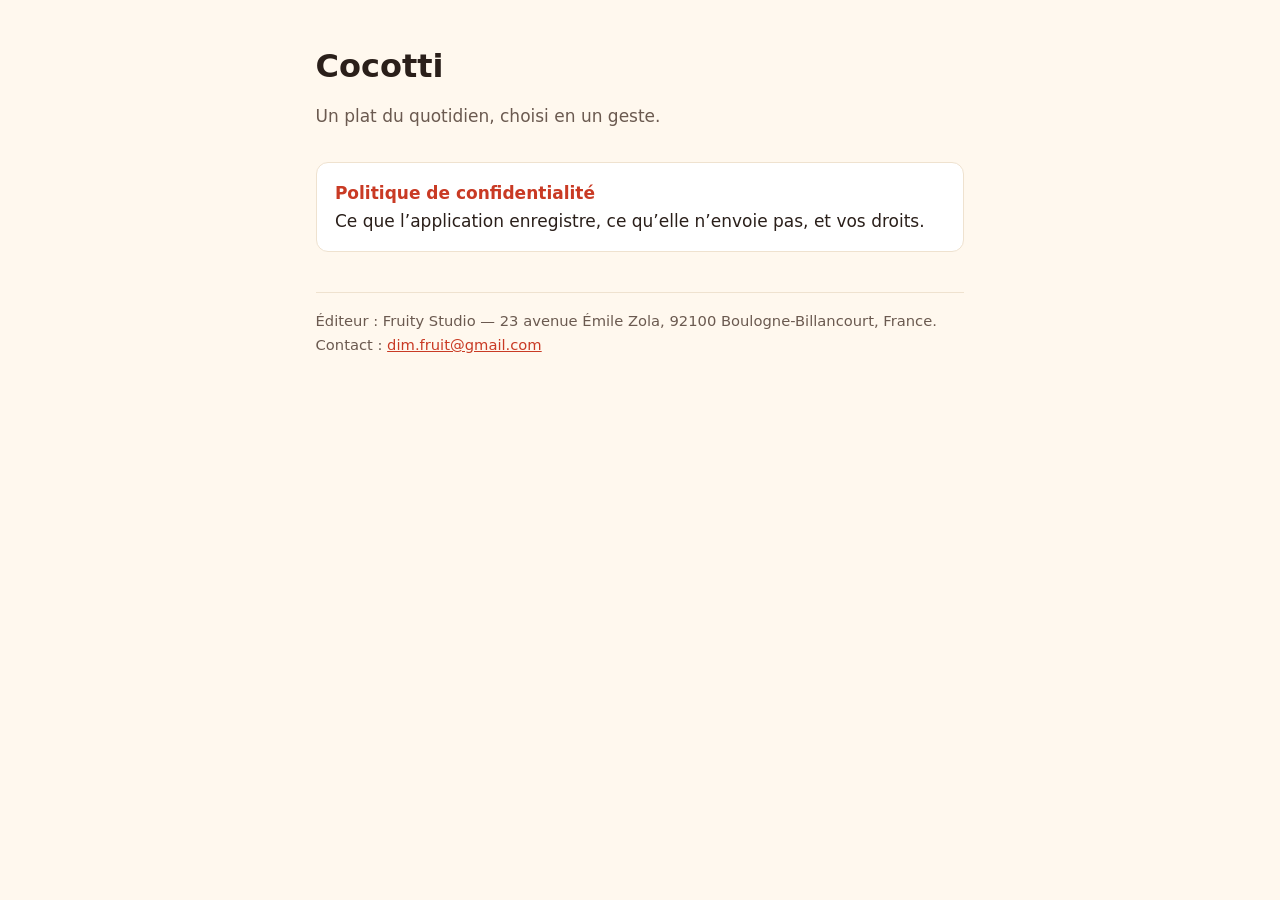
<file: index.html>
<!doctype html>
<html lang="fr">
  <head>
    <meta charset="utf-8" />
    <meta name="viewport" content="width=device-width, initial-scale=1" />
    <title>Cocotti — Informations légales</title>
    <link rel="stylesheet" href="style.css" />
  </head>
  <body>
    <main>
      <h1>Cocotti</h1>
      <p class="date">Un plat du quotidien, choisi en un geste.</p>
      <ul class="cards">
        <li>
          <a href="confidentialite.html">
            <strong>Politique de confidentialité</strong>
            Ce que l’application enregistre, ce qu’elle n’envoie pas, et vos droits.
          </a>
        </li>
      </ul>
      <p class="note">
        Éditeur : Fruity Studio — 23 avenue Émile Zola, 92100 Boulogne-Billancourt, France.<br />
        Contact : <a href="mailto:dim.fruit@gmail.com">dim.fruit@gmail.com</a>
      </p>
    </main>
  </body>
</html>
</file>
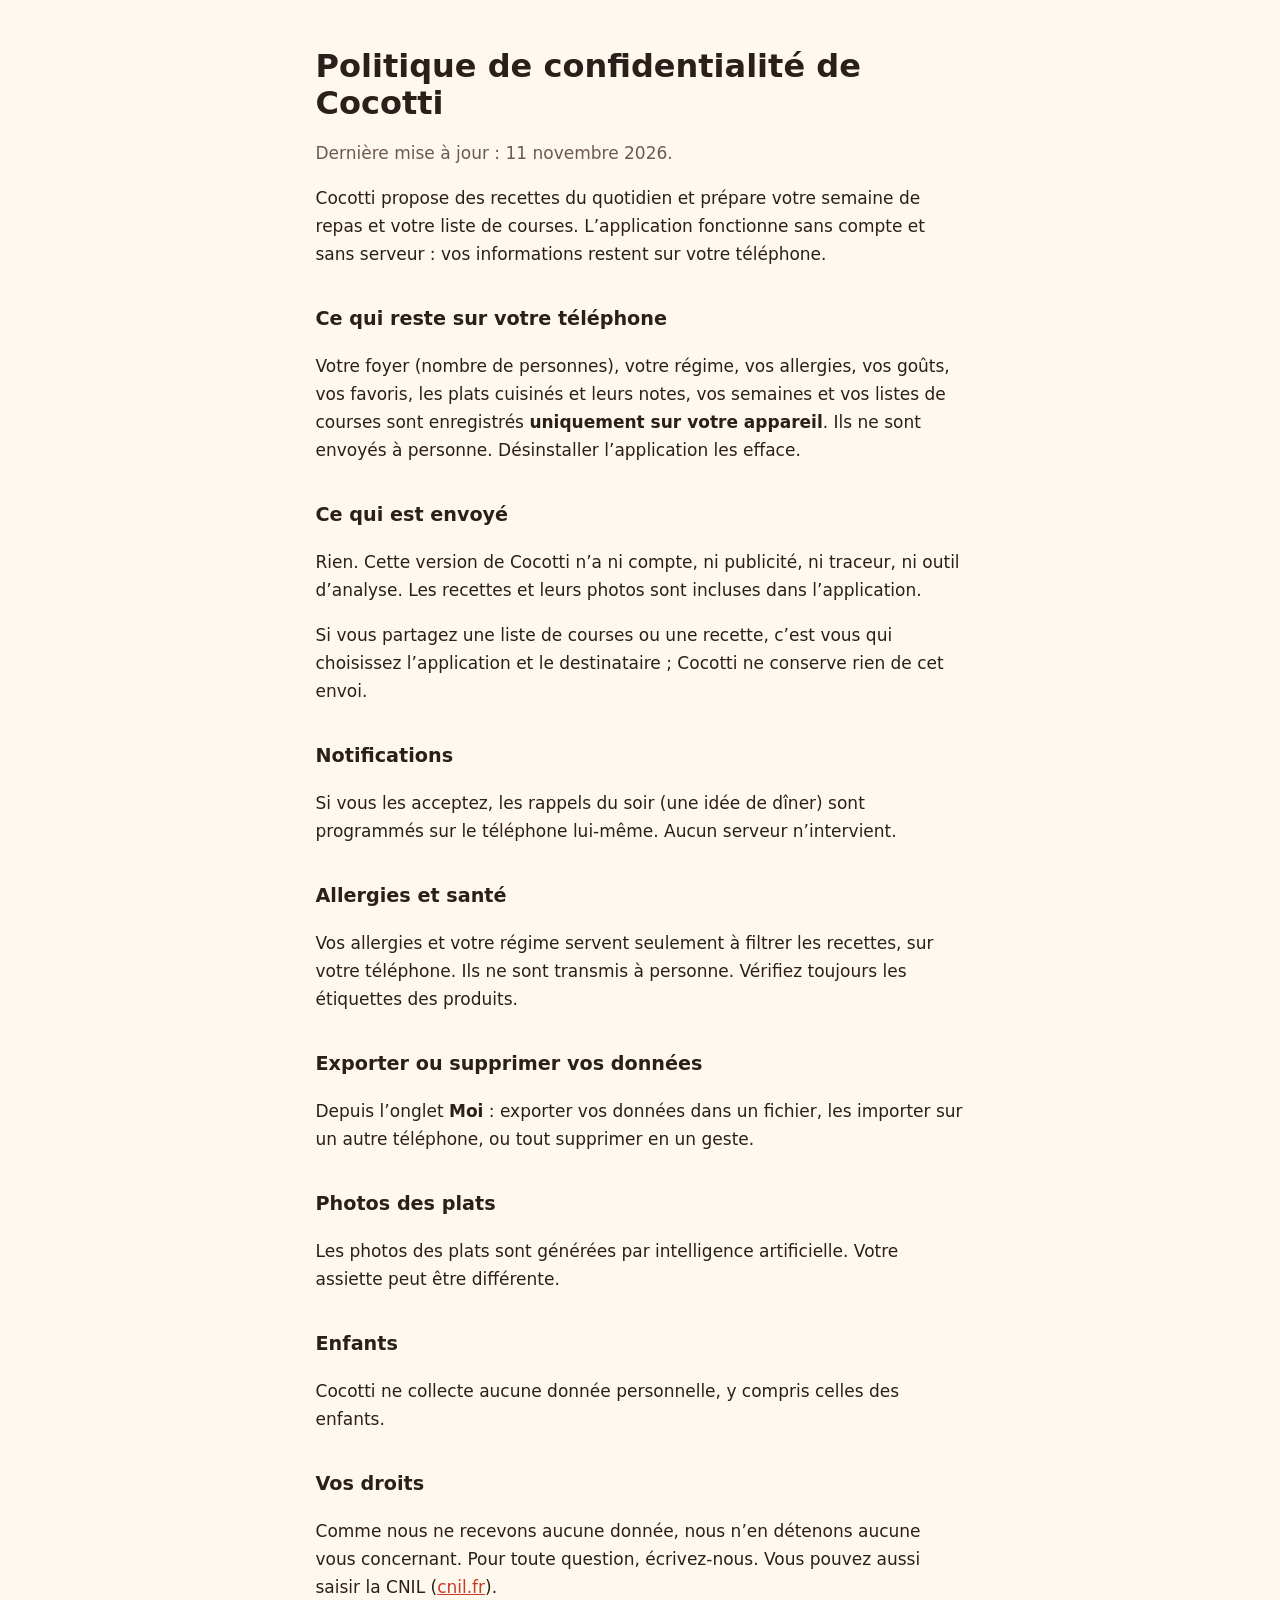
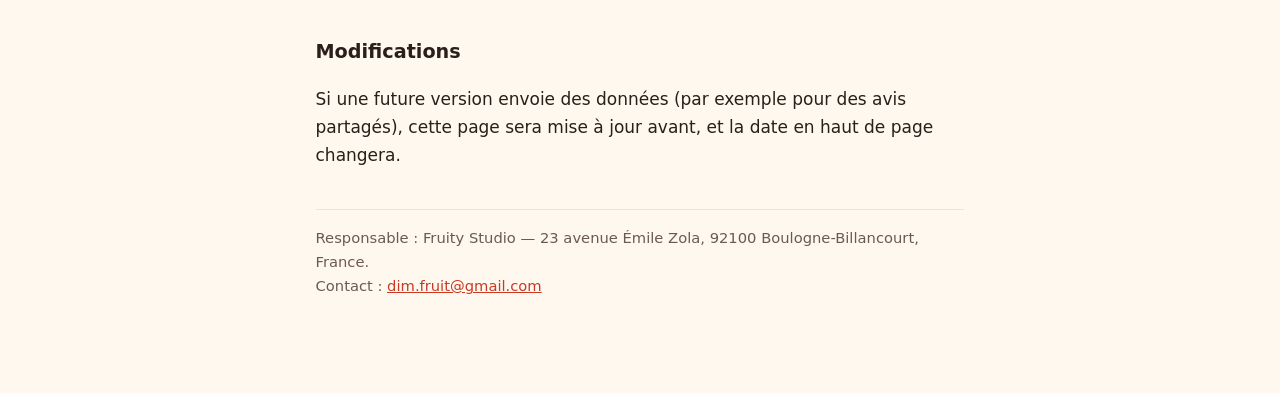
<file: confidentialite.html>
<!doctype html>
<html lang="fr">
  <head>
    <meta charset="utf-8" />
    <meta name="viewport" content="width=device-width, initial-scale=1" />
    <title>Cocotti — Politique de confidentialité</title>
    <link rel="stylesheet" href="style.css" />
  </head>
  <body>
    <main>
      <h1>Politique de confidentialité de Cocotti</h1>
      <p class="date">Dernière mise à jour : 11 novembre 2026.</p>

      <p>
        Cocotti propose des recettes du quotidien et prépare votre semaine de repas et votre liste
        de courses. L’application fonctionne sans compte et sans serveur : vos informations restent
        sur votre téléphone.
      </p>

      <h2>Ce qui reste sur votre téléphone</h2>
      <p>
        Votre foyer (nombre de personnes), votre régime, vos allergies, vos goûts, vos favoris, les
        plats cuisinés et leurs notes, vos semaines et vos listes de courses sont enregistrés
        <strong>uniquement sur votre appareil</strong>. Ils ne sont envoyés à personne. Désinstaller
        l’application les efface.
      </p>

      <h2>Ce qui est envoyé</h2>
      <p>
        Rien. Cette version de Cocotti n’a ni compte, ni publicité, ni traceur, ni outil
        d’analyse. Les recettes et leurs photos sont incluses dans l’application.
      </p>
      <p>
        Si vous partagez une liste de courses ou une recette, c’est vous qui choisissez
        l’application et le destinataire ; Cocotti ne conserve rien de cet envoi.
      </p>

      <h2>Notifications</h2>
      <p>
        Si vous les acceptez, les rappels du soir (une idée de dîner) sont programmés sur le
        téléphone lui-même. Aucun serveur n’intervient.
      </p>

      <h2>Allergies et santé</h2>
      <p>
        Vos allergies et votre régime servent seulement à filtrer les recettes, sur votre
        téléphone. Ils ne sont transmis à personne. Vérifiez toujours les étiquettes des produits.
      </p>

      <h2>Exporter ou supprimer vos données</h2>
      <p>
        Depuis l’onglet <strong>Moi</strong> : exporter vos données dans un fichier, les importer
        sur un autre téléphone, ou tout supprimer en un geste.
      </p>

      <h2>Photos des plats</h2>
      <p>
        Les photos des plats sont générées par intelligence artificielle. Votre assiette peut être
        différente.
      </p>

      <h2>Enfants</h2>
      <p>Cocotti ne collecte aucune donnée personnelle, y compris celles des enfants.</p>

      <h2>Vos droits</h2>
      <p>
        Comme nous ne recevons aucune donnée, nous n’en détenons aucune vous concernant. Pour
        toute question, écrivez-nous. Vous pouvez aussi saisir la CNIL
        (<a href="https://www.cnil.fr">cnil.fr</a>).
      </p>

      <h2>Modifications</h2>
      <p>
        Si une future version envoie des données (par exemple pour des avis partagés), cette page
        sera mise à jour avant, et la date en haut de page changera.
      </p>

      <p class="note">
        Responsable : Fruity Studio — 23 avenue Émile Zola, 92100 Boulogne-Billancourt,
        France.<br />
        Contact : <a href="mailto:dim.fruit@gmail.com">dim.fruit@gmail.com</a>
      </p>
    </main>
  </body>
</html>
</file>
<file: style.css>
:root {
  --bg: #fff8ee;
  --surface: #ffffff;
  --ink: #2a1f1a;
  --muted: #6b5a50;
  --line: #efe2cf;
  --tomato: #c93a24;
}
@media (prefers-color-scheme: dark) {
  :root {
    --bg: #1c1512;
    --surface: #2a211c;
    --ink: #fbf1e4;
    --muted: #c9b8ab;
    --line: #3d3029;
    --tomato: #e2553d;
  }
}
body {
  margin: 0;
  background: var(--bg);
  color: var(--ink);
  font:
    17px/1.65 system-ui,
    -apple-system,
    'Segoe UI',
    sans-serif;
}
main {
  max-width: 60ch;
  margin: 0 auto;
  padding: 3rem 1rem 5rem;
}
h1 {
  font-size: 2rem;
  line-height: 1.15;
  margin: 0 0 0.3rem;
}
h2 {
  font-size: 1.2rem;
  margin: 2.2rem 0 0.4rem;
}
.date,
.note {
  color: var(--muted);
}
a {
  color: var(--tomato);
}
ul.cards {
  list-style: none;
  padding: 0;
  margin: 2rem 0 0;
}
ul.cards a {
  display: block;
  background: var(--surface);
  border: 1px solid var(--line);
  border-radius: 12px;
  padding: 1rem 1.15rem;
  text-decoration: none;
  color: var(--ink);
}
ul.cards strong {
  color: var(--tomato);
  display: block;
}
.note {
  font-size: 0.92rem;
  margin-top: 2.5rem;
  border-top: 1px solid var(--line);
  padding-top: 1rem;
}
</file>
